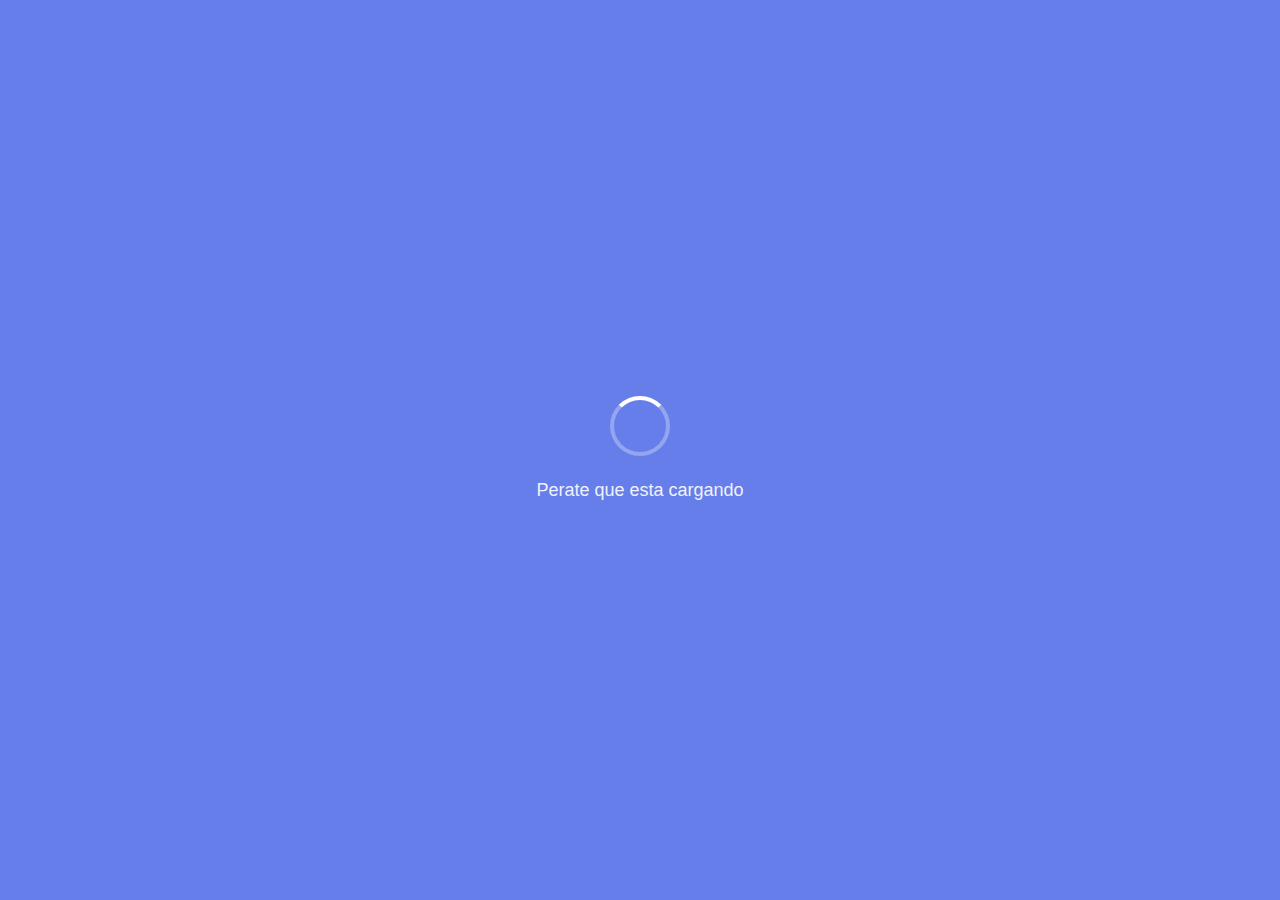
<file: index.html>
<!DOCTYPE html>
<html lang="es">
<head>
    <meta charset="UTF-8">
    <meta name="viewport" content="width=device-width, initial-scale=1.0, maximum-scale=1.0, user-scalable=no, viewport-fit=cover">
    <title>Holissss</title>
    <link rel="stylesheet" href="style.css">
    <link rel="stylesheet" href="https://cdnjs.cloudflare.com/ajax/libs/font-awesome/6.4.0/css/all.min.css">
    <!-- Para iOS - Pantalla completa -->
    <meta name="apple-mobile-web-app-capable" content="yes">
    <meta name="apple-mobile-web-app-status-bar-style" content="black-translucent">
    <meta name="theme-color" content="#667eea">
    <style>
        /* RESET SUAVE */
        * {
            margin: 0;
            padding: 0;
            box-sizing: border-box;
            -webkit-tap-highlight-color: transparent;
        }
        
        html, body {
            width: 100vw;
            height: 100vh;
            height: -webkit-fill-available;
            overflow: hidden;
            position: fixed;
            font-family: 'Segoe UI', Tahoma, Geneva, Verdana, sans-serif;
        }
        
        /* ANIMACIONES SUAVES */
        @keyframes fadeIn {
            from {
                opacity: 0;
                transform: translateY(20px);
            }
            to {
                opacity: 1;
                transform: translateY(0);
            }
        }
        
        @keyframes float {
            0%, 100% { transform: translateY(0); }
            50% { transform: translateY(-8px); }
        }
        
        @keyframes pulse {
            0%, 100% { transform: scale(1); }
            50% { transform: scale(1.05); }
        }
        
        @keyframes rotateSlow {
            0% { transform: rotate(0deg); }
            100% { transform: rotate(360deg); }
        }
        
        /* PANTALLA PRINCIPAL */
        .pantalla-principal {
            width: 100vw;
            height: 100vh;
            min-height: -webkit-fill-available;
            background: linear-gradient(135deg, #667eea 0%, #764ba2 100%);
            display: flex;
            align-items: center;
            justify-content: center;
            padding: 20px;
            position: fixed;
            top: 0;
            left: 0;
        }
        
        /* CONTENEDOR PRINCIPAL MÁS PEQUEÑO */
        .contenedor-principal {
            background: rgba(255, 255, 255, 0.95);
            border-radius: 20px;
            padding: 35px;
            max-width: 600px;
            width: 90%;
            box-shadow: 0 15px 35px rgba(0, 0, 0, 0.15);
            animation: fadeIn 0.8s ease-out;
            text-align: center;
        }
        
        .titulo {
            font-size: 32px;
            margin-bottom: 20px;
            color: #764ba2;
            font-weight: 700;
            display: flex;
            align-items: center;
            justify-content: center;
            gap: 12px;
        }
        
        .emoji-titulo {
            font-size: 36px;
            animation: float 3s ease-in-out infinite;
        }
        
        .mensaje {
            font-size: 17px;
            line-height: 1.6;
            margin-bottom: 25px;
            text-align: left;
            color: #444;
        }
        
        .destacado {
            background: #f0e6ff;
            padding: 12px 18px;
            border-radius: 12px;
            margin: 18px 0;
            font-weight: 600;
            color: #667eea;
            border-left: 4px solid #667eea;
            animation: fadeIn 0.5s ease-out 0.3s both;
        }
        
        /* BOTÓN MÁS SIMPLE */
        .btn-continuar {
            background: #764ba2;
            color: white;
            border: none;
            padding: 16px 36px;
            font-size: 18px;
            border-radius: 50px;
            cursor: pointer;
            font-weight: 600;
            transition: all 0.3s;
            display: inline-flex;
            align-items: center;
            gap: 10px;
            margin-top: 20px;
            box-shadow: 0 6px 20px rgba(118, 75, 162, 0.3);
        }
        
        .btn-continuar:hover {
            background: #5a3890;
            transform: translateY(-3px);
            box-shadow: 0 10px 25px rgba(118, 75, 162, 0.4);
        }
        
        .btn-continuar:active {
            transform: translateY(-1px);
        }
        
        .firma {
            margin-top: 30px;
            font-style: italic;
            color: #666;
            border-top: 1px solid #eee;
            padding-top: 15px;
            font-size: 15px;
        }
        
        /* PUNTITOS DECORATIVOS SUAVES */
        .puntos-decorativos {
            position: absolute;
            width: 100%;
            height: 100%;
            pointer-events: none;
            z-index: 1;
        }
        
        .punto {
            position: absolute;
            width: 4px;
            height: 4px;
            background: rgba(255, 255, 255, 0.4);
            border-radius: 50%;
            animation: float 6s ease-in-out infinite;
        }
        
        /* PANTALLA DE CARGA (MANTENIDA) */
        #pantalla-carga {
            position: fixed;
            width: 100vw;
            height: 100vh;
            background: #667eea;
            display: flex;
            flex-direction: column;
            align-items: center;
            justify-content: center;
            z-index: 10000;
            transition: opacity 0.8s ease;
        }
        
        .cargador {
            width: 60px;
            height: 60px;
            border: 4px solid rgba(255, 255, 255, 0.3);
            border-top: 4px solid white;
            border-radius: 50%;
            animation: rotateSlow 1.5s linear infinite;
            margin-bottom: 20px;
        }
        
        .texto-carga {
            color: white;
            font-size: 18px;
            font-weight: 500;
            opacity: 0.9;
        }
        
        /* RESPONSIVE */
        @media (max-width: 768px) {
            .contenedor-principal {
                padding: 25px;
            }
            
            .titulo {
                font-size: 28px;
            }
            
            .mensaje {
                font-size: 16px;
            }
            
            .btn-continuar {
                padding: 14px 30px;
                font-size: 16px;
            }
        }
    </style>
</head>
<body>
    <!-- Pantalla de carga -->
    <div id="pantalla-carga">
        <div class="cargador"></div>
        <div class="texto-carga">Perate que esta cargando</div>
    </div>
    
    <div class="pantalla-principal">
        <!-- Puntos decorativos suaves -->
        <div class="puntos-decorativos" id="puntosDecorativos"></div>
        
        <div class="contenedor-principal">
            <h1 class="titulo">
                <span class="emoji-titulo">👋</span>
                Holissss
                <span class="emoji-titulo">✨</span>
            </h1>
            
            <div class="mensaje">
                <p>Debes de estar durmiendo a gusto, ya sabes soy <strong style="color:#764ba2">Salomón</strong>. Lo que acabo de "Hacerle" es algo más dinámico, porque hay que tener dinamismo y así no se hace aburrido nada.</p>
                
                <div class="destacado">
                    <i class="fas fa-question-circle"></i>
                    ¡NECESITO QUE RESPONDAS ESTAS PREGUNTAS!
                </div>
                
                <p>Son solo unas preguntas rápidas. No te preocupes, es algo divertido y diferente.</p>
                
                <p style="text-align: center; margin-top: 20px;">
                    <i class="fas fa-star" style="color: #ffc107;"></i>
                    Prometo que vale la pena continuar
                    <i class="fas fa-star" style="color: #ffc107;"></i>
                </p>
            </div>
            
            <button class="btn-continuar" id="btnContinuar">
                <i class="fas fa-play"></i>
                CONTINUAR A LAS PREGUNTAS
                <i class="fas fa-arrow-right"></i>
            </button>
            
            <div class="firma">
                — Salomón
            </div>
        </div>
    </div>

    <script>
        // Configuración
        const TU_WHATSAPP = "584143568666";
        
        // Crear puntos decorativos suaves
        function crearPuntosDecorativos() {
            const contenedor = document.getElementById('puntosDecorativos');
            const cantidad = 15;
            
            for (let i = 0; i < cantidad; i++) {
                const punto = document.createElement('div');
                punto.className = 'punto';
                punto.style.left = `${Math.random() * 100}%`;
                punto.style.top = `${Math.random() * 100}%`;
                punto.style.animationDelay = `${Math.random() * 6}s`;
                punto.style.animationDuration = `${Math.random() * 8 + 4}s`;
                punto.style.opacity = Math.random() * 0.4 + 0.1;
                contenedor.appendChild(punto);
            }
        }
        
        // Pantalla completa suave
        function activarPantallaCompleta() {
            const elem = document.documentElement;
            
            try {
                if (elem.requestFullscreen) {
                    elem.requestFullscreen();
                } else if (elem.webkitRequestFullscreen) {
                    elem.webkitRequestFullscreen();
                }
            } catch (e) {
                console.log("Pantalla completa no disponible");
            }
            
            // Para iOS
            if (navigator.userAgent.match(/iPhone|iPad|iPod/i)) {
                document.body.style.height = '100vh';
                document.body.style.minHeight = '-webkit-fill-available';
            }
        }
        
        // Efecto de transición al hacer clic
        function crearTransicion() {
            const overlay = document.createElement('div');
            overlay.style.position = 'fixed';
            overlay.style.top = '0';
            overlay.style.left = '0';
            overlay.style.width = '100vw';
            overlay.style.height = '100vh';
            overlay.style.background = '#764ba2';
            overlay.style.zIndex = '9999';
            overlay.style.opacity = '0';
            overlay.style.transition = 'opacity 0.6s ease';
            
            document.body.appendChild(overlay);
            
            // Animar
            setTimeout(() => {
                overlay.style.opacity = '1';
            }, 10);
            
            return overlay;
        }
        
        // Inicialización
        document.addEventListener('DOMContentLoaded', function() {
            console.log("Cargando experiencia...");
            
            // Ocultar pantalla de carga después de 1.5 segundos
            setTimeout(() => {
                const carga = document.getElementById('pantalla-carga');
                carga.style.opacity = '0';
                setTimeout(() => {
                    carga.style.display = 'none';
                }, 800);
            }, 1500);
            
            // Crear puntos decorativos
            crearPuntosDecorativos();
            
            // Activar pantalla completa después de 2 segundos
            setTimeout(activarPantallaCompleta, 2000);
            
            // Configurar botón de continuar
            const btnContinuar = document.getElementById('btnContinuar');
            
            btnContinuar.addEventListener('click', function() {
                // Efecto de clic
                this.style.transform = 'scale(0.98)';
                
                // Crear transición
                const transicion = crearTransicion();
                
                // Guardar estado
                localStorage.setItem('inicioCuestionario', new Date().toISOString());
                
                // Redirigir después de la transición
                setTimeout(() => {
                    window.location.href = "preguntas.html";
                }, 600);
            });
            
            // Optimizaciones para móvil
            const esMovil = /Android|webOS|iPhone|iPad|iPod|BlackBerry|IEMobile|Opera Mini/i.test(navigator.userAgent);
            if (esMovil) {
                console.log('Modo móvil detectado');
            }
            
            console.log("Experiencia lista para Cami");
        });
    </script>
</body>
</html>
</file>
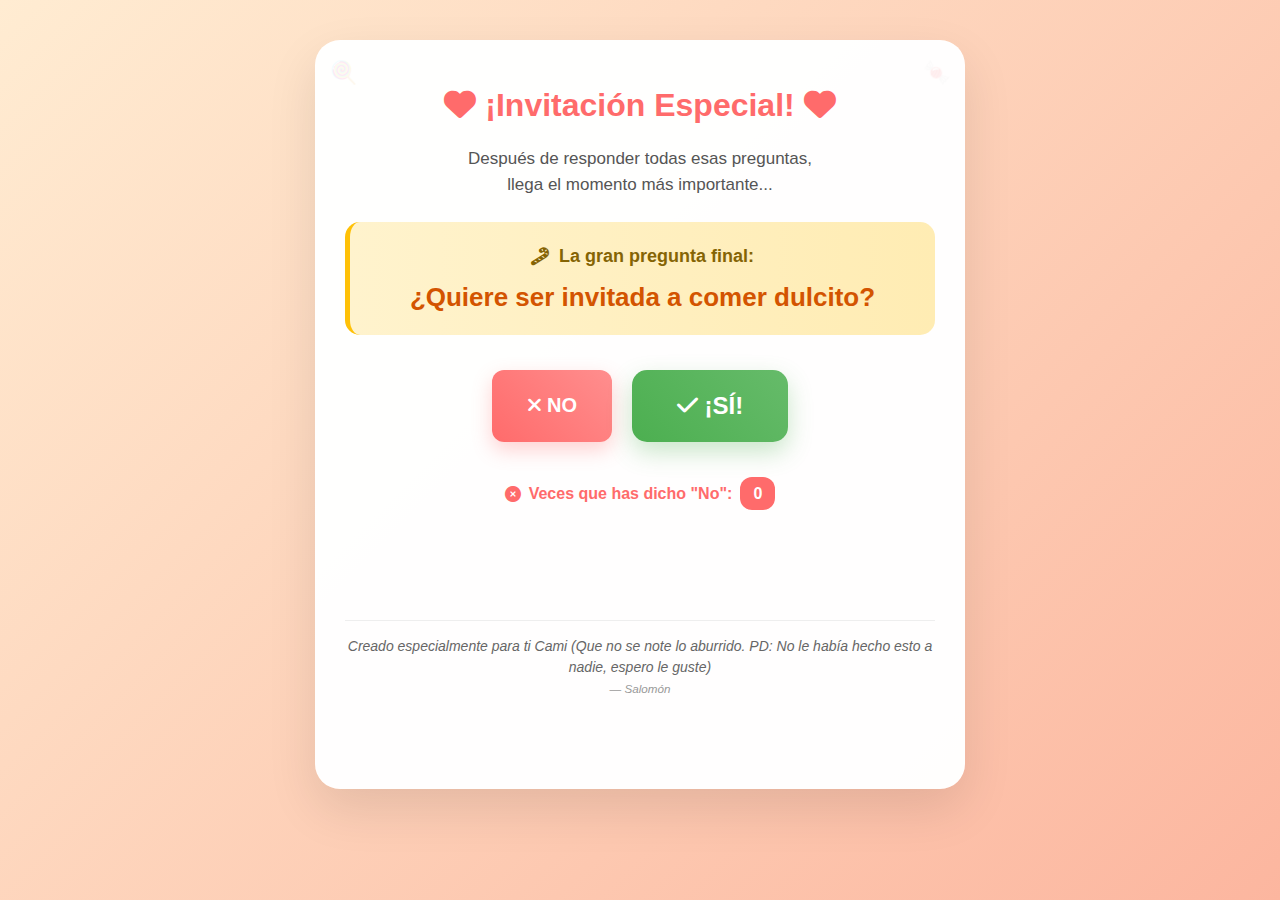
<file: invitacion.html>
<!DOCTYPE html>
<html lang="es">
<head>
    <meta charset="UTF-8">
    <meta name="viewport" content="width=device-width, initial-scale=1.0">
    <title>Invitación</title>
    <link rel="stylesheet" href="style.css">
    <link rel="stylesheet" href="https://cdnjs.cloudflare.com/ajax/libs/font-awesome/6.4.0/css/all.min.css">
    <meta name="apple-mobile-web-app-capable" content="yes">
    <meta name="apple-mobile-web-app-status-bar-style" content="black-translucent">
    <meta name="theme-color" content="#ff6b6b">
    <style>
        /* ESTILOS SIMPLIFICADOS CON SCROLL */
        * {
            margin: 0;
            padding: 0;
            box-sizing: border-box;
            -webkit-tap-highlight-color: transparent;
        }
        
        html, body {
            width: 100%;
            min-height: 100vh;
            font-family: 'Segoe UI', Tahoma, Geneva, Verdana, sans-serif;
            overflow-x: hidden;
        }
        
        /* ANIMACIONES SUAVES */
        @keyframes expandirSuave {
            0% {
                transform: scale(1);
                border-radius: 20px;
            }
            100% {
                transform: scale(30);
                border-radius: 50%;
                opacity: 0.9;
                width: 200vw;
                height: 200vh;
                left: -50vw !important;
                top: -50vh !important;
            }
        }
        
        @keyframes shakeSuave {
            0%, 100% { transform: translateX(0); }
            25% { transform: translateX(-4px); }
            75% { transform: translateX(4px); }
        }
        
        @keyframes pulseSuave {
            0%, 100% { transform: scale(1); }
            50% { transform: scale(1.04); }
        }
        
        @keyframes fadeIn {
            from {
                opacity: 0;
                transform: translateY(20px);
            }
            to {
                opacity: 1;
                transform: translateY(0);
            }
        }
        
        /* FONDO CON SCROLL */
        .fondo-invitacion {
            min-height: 100vh;
            background: linear-gradient(135deg, #ffecd2 0%, #fcb69f 100%);
            padding: 20px;
            display: flex;
            justify-content: center;
            align-items: flex-start;
        }
        
        /* CONTENEDOR PRINCIPAL CON SCROLL */
        .contenedor-invitacion {
            background: rgba(255, 255, 255, 0.98);
            border-radius: 25px;
            padding: 40px 30px;
            max-width: 650px;
            width: 90%;
            box-shadow: 0 20px 50px rgba(0, 0, 0, 0.1);
            text-align: center;
            position: relative;
            z-index: 2;
            margin: 20px 0;
            animation: fadeIn 0.8s ease-out;
            overflow: visible;
        }
        
        .titulo-invitacion {
            font-size: 32px;
            color: #ff6b6b;
            margin-bottom: 15px;
            font-weight: 700;
        }
        
        .subtitulo {
            font-size: 17px;
            color: #555;
            margin-bottom: 25px;
            line-height: 1.5;
        }
        
        /* PREGUNTA */
        .pregunta-box {
            background: linear-gradient(to right, #fff3cd, #ffecb3);
            border-left: 5px solid #ffc107;
            border-radius: 15px;
            padding: 20px;
            margin: 25px 0;
            text-align: center;
        }
        
        .titulo-pregunta {
            color: #856404;
            margin-bottom: 10px;
            font-size: 18px;
            display: flex;
            align-items: center;
            justify-content: center;
            gap: 10px;
        }
        
        .texto-pregunta {
            font-size: 26px;
            color: #d35400;
            font-weight: 700;
            line-height: 1.3;
        }
        
        /* BOTONES */
        .contenedor-botones {
            display: flex;
            justify-content: center;
            gap: 20px;
            margin: 35px 0;
            flex-wrap: wrap;
        }
        
        .btn-no {
            padding: 16px 30px;
            background: linear-gradient(45deg, #ff6b6b, #ff8e8e);
            color: white;
            border: none;
            border-radius: 12px;
            font-size: 20px;
            font-weight: 700;
            cursor: pointer;
            transition: all 0.3s;
            min-width: 120px;
            box-shadow: 0 8px 20px rgba(255, 107, 107, 0.3);
        }
        
        .btn-no:hover {
            transform: translateY(-3px);
            box-shadow: 0 12px 25px rgba(255, 107, 107, 0.4);
        }
        
        .btn-si {
            padding: 22px 45px;
            background: linear-gradient(45deg, #4CAF50, #66bb6a);
            color: white;
            border: none;
            border-radius: 15px;
            font-size: 24px;
            font-weight: 700;
            cursor: pointer;
            transition: all 0.3s;
            min-width: 140px;
            box-shadow: 0 10px 25px rgba(76, 175, 80, 0.3);
            animation: pulseSuave 2s ease-in-out infinite;
            position: relative;
        }
        
        .btn-si:hover {
            transform: translateY(-3px);
            box-shadow: 0 15px 30px rgba(76, 175, 80, 0.4);
        }
        
        /* CLASE CUANDO EL BOTÓN SÍ SE EXPANDE */
        .btn-si.expandiendo {
            animation: expandirSuave 2s ease-in-out forwards !important;
            z-index: 9999 !important;
            position: fixed !important;
        }
        
        /* CONTADOR */
        .contador-no {
            font-size: 16px;
            color: #ff6b6b;
            margin: 15px 0 30px 0;
            font-weight: 600;
            display: flex;
            align-items: center;
            justify-content: center;
            gap: 8px;
        }
        
        .numero-contador {
            background: #ff6b6b;
            color: white;
            padding: 4px 12px;
            border-radius: 12px;
            min-width: 35px;
        }
        
        /* MENSAJE FINAL CON SCROLL INTERNO */
        .mensaje-final {
            background: #e8f5e9;
            border: 2px solid #4CAF50;
            border-radius: 18px;
            padding: 25px;
            margin-top: 25px;
            display: none;
            animation: fadeIn 0.5s ease;
        }
        
        .titulo-final {
            color: #2e7d32;
            margin-bottom: 15px;
            font-size: 22px;
        }
        
        /* BOTÓN WHATSAPP */
        .btn-whatsapp {
            display: inline-flex;
            align-items: center;
            gap: 10px;
            background: linear-gradient(45deg, #25D366, #34b7f1);
            color: white;
            text-decoration: none;
            padding: 14px 25px;
            border-radius: 10px;
            font-size: 16px;
            font-weight: 600;
            margin: 15px 0;
            transition: all 0.3s;
            box-shadow: 0 8px 20px rgba(37, 211, 102, 0.3);
        }
        
        .btn-whatsapp:hover {
            transform: translateY(-3px);
            box-shadow: 0 12px 25px rgba(37, 211, 102, 0.4);
        }
        
        /* CRÉDITOS */
        .creditos {
            margin-top: 30px;
            color: #666;
            font-style: italic;
            font-size: 14px;
            line-height: 1.5;
            padding-top: 15px;
            border-top: 1px solid #eee;
        }
        
        /* INDICADOR DE SCROLL */
        .scroll-indicator {
            position: fixed;
            bottom: 20px;
            right: 20px;
            background: rgba(255, 107, 107, 0.9);
            color: white;
            width: 40px;
            height: 40px;
            border-radius: 50%;
            display: flex;
            align-items: center;
            justify-content: center;
            cursor: pointer;
            z-index: 100;
            box-shadow: 0 4px 15px rgba(255, 107, 107, 0.3);
            transition: all 0.3s;
            opacity: 0;
            visibility: hidden;
        }
        
        .scroll-indicator.visible {
            opacity: 1;
            visibility: visible;
        }
        
        .scroll-indicator:hover {
            transform: scale(1.1);
            background: #ff5252;
        }
        
        /* ELEMENTOS DECORATIVOS */
        .decoracion {
            position: absolute;
            font-size: 22px;
            opacity: 0.1;
            z-index: 1;
        }
        
        /* RESPONSIVE */
        @media (max-width: 768px) {
            .fondo-invitacion {
                padding: 10px;
                align-items: center;
                min-height: 100vh;
            }
            
            .contenedor-invitacion {
                padding: 20px 15px;
                margin: 10px 0;
                width: 95%;
            }
            
            .titulo-invitacion {
                font-size: 26px;
            }
            
            .subtitulo {
                font-size: 16px;
            }
            
            .texto-pregunta {
                font-size: 22px;
            }
            
            .contenedor-botones {
                flex-direction: column;
                align-items: center;
                gap: 15px;
            }
            
            .btn-no, .btn-si {
                width: 100%;
                max-width: 220px;
                padding: 14px 25px;
            }
            
            .btn-si {
                font-size: 22px;
            }
            
            .mensaje-final {
                padding: 20px;
            }
            
            .scroll-indicator {
                bottom: 15px;
                right: 15px;
            }
        }
        
        @media (max-width: 480px) {
            .contenedor-invitacion {
                padding: 18px 12px;
            }
            
            .titulo-invitacion {
                font-size: 22px;
            }
            
            .texto-pregunta {
                font-size: 20px;
            }
            
            .btn-no, .btn-si {
                font-size: 18px;
                padding: 12px 20px;
            }
        }
        
        /* SCROLL SUAVE */
        html {
            scroll-behavior: smooth;
        }
        
        /* ESPACIO PARA SCROLL */
        .espacio-scroll {
            height: 50px;
            opacity: 0;
        }
    </style>
</head>
<body>
    <div class="fondo-invitacion">
        <div class="contenedor-invitacion">
            <!-- Elementos decorativos sutiles -->
            <div class="decoracion" style="top: 15px; left: 15px;">🍭</div>
            <div class="decoracion" style="top: 15px; right: 15px;">🍬</div>
            
            <h1 class="titulo-invitacion">
                <i class="fas fa-heart" style="color:#ff6b6b"></i>
                ¡Invitación Especial!
                <i class="fas fa-heart" style="color:#ff6b6b"></i>
            </h1>
            
            <p class="subtitulo">
                Después de responder todas esas preguntas,<br>
                llega el momento más importante...
            </p>
            
            <div class="pregunta-box">
                <h3 class="titulo-pregunta">
                    <i class="fas fa-candy-cane"></i>
                    La gran pregunta final:
                </h3>
                <p class="texto-pregunta">
                    ¿Quiere ser invitada a comer dulcito?
                </p>
            </div>
            
            <div class="contenedor-botones" id="contenedorBotones">
                <button class="btn-no" id="btnNo">
                    <i class="fas fa-times"></i> NO
                </button>
                
                <button class="btn-si" id="btnSi">
                    <i class="fas fa-check"></i> ¡SÍ!
                </button>
            </div>
            
            <div class="contador-no" id="contadorNo">
                <i class="fas fa-times-circle"></i>
                Veces que has dicho "No": 
                <span class="numero-contador" id="numeroContador">0</span>
            </div>
            
            <!-- Espacio para scroll -->
            <div class="espacio-scroll"></div>
            
            <div class="mensaje-final" id="mensajeFinal">
                <h3 class="titulo-final">
                    <i class="fas fa-check-circle"></i> 
                    ¡Decisión muy sabia!
                </h3>
                
                <p style="margin-bottom: 15px;">
                    ¡Genial! Me alegra mucho que aceptes la invitación.
                </p>
                
                <div style="background: #f1f8e9; padding: 15px; border-radius: 10px; margin: 15px 0;">
                    <p style="font-weight: bold; color: #2e7d32; margin-bottom: 10px;">
                        <i class="fas fa-comment"></i> El mensaje dirá:
                    </p>
                    <p style="font-size: 16px; background: white; padding: 10px; border-radius: 8px;">
                        "Sí acepto dulce, tú invitas y yo pago"
                    </p>
                </div>
                
                <a href="#" class="btn-whatsapp" id="btnWhatsApp" target="_blank">
                    <i class="fab fa-whatsapp"></i>
                    ENVIAR MENSAJE POR WHATSAPP
                </a>
            </div>
            
            <div class="creditos">
                Creado especialmente para ti Cami (Que no se note lo aburrido. PD: No le había hecho esto a nadie, espero le guste)
                <br>
                <small style="color: #999;">— Salomón</small>
            </div>
            
            <!-- Más espacio para scroll -->
            <div class="espacio-scroll"></div>
        </div>
        
        <!-- Indicador de scroll -->
        <div class="scroll-indicator" id="scrollIndicator" onclick="scrollToTop()">
            <i class="fas fa-chevron-up"></i>
        </div>
    </div>

    <script>
        // =============================================
        // CONFIGURACIÓN
        // =============================================
        const TU_WHATSAPP = "584143568666";
        // =============================================
        
        // Variables
        let contadorNo = 0;
        const btnSi = document.getElementById('btnSi');
        const btnNo = document.getElementById('btnNo');
        const mensajeFinal = document.getElementById('mensajeFinal');
        const numeroContador = document.getElementById('numeroContador');
        const btnWhatsApp = document.getElementById('btnWhatsApp');
        const scrollIndicator = document.getElementById('scrollIndicator');
        
        // Hacer crecer el botón "Sí" gradualmente
        function hacerCrecerBtnSi() {
            const tamañoActual = parseFloat(getComputedStyle(btnSi).fontSize);
            const nuevoTamaño = Math.min(tamañoActual * 1.15, 42);
            
            btnSi.style.fontSize = `${nuevoTamaño}px`;
            btnSi.style.padding = `${nuevoTamaño * 0.8}px ${nuevoTamaño * 1.5}px`;
            
            // Si supera cierto tamaño, mostrar advertencia
            if (nuevoTamaño >= 32) {
                btnSi.style.animation = 'pulseSuave 1s ease-in-out infinite';
                // Desplazar suavemente hacia el botón
                btnSi.scrollIntoView({ behavior: 'smooth', block: 'center' });
            }
        }
        
        // Iniciar expansión del botón "Sí"
        function iniciarExpansion() {
            // Obtener posición del botón
            const rect = btnSi.getBoundingClientRect();
            btnSi.style.position = 'fixed';
            btnSi.style.top = `${rect.top + window.scrollY}px`;
            btnSi.style.left = `${rect.left}px`;
            btnSi.style.width = `${rect.width}px`;
            btnSi.style.height = `${rect.height}px`;
            
            // Agregar clase de expansión
            btnSi.classList.add('expandiendo');
            
            // Mostrar mensaje final después de la expansión
            setTimeout(() => {
                mostrarMensajeFinal();
            }, 1800);
        }
        
        // Mostrar mensaje final
        function mostrarMensajeFinal() {
            // Ocultar contenedor de botones y contador
            document.getElementById('contenedorBotones').style.display = 'none';
            document.getElementById('contadorNo').style.display = 'none';
            
            // Mostrar mensaje final
            mensajeFinal.style.display = 'block';
            
            // Configurar WhatsApp
            const mensaje = encodeURIComponent("Sí acepto dulce, tú invitas y yo pago");
            btnWhatsApp.href = `https://wa.me/${TU_WHATSAPP}?text=${mensaje}`;
            
            // Desplazar al mensaje final
            setTimeout(() => {
                mensajeFinal.scrollIntoView({ behavior: 'smooth', block: 'start' });
            }, 500);
            
            // Guardar en localStorage
            const resultado = {
                aceptado: true,
                fecha: new Date().toISOString(),
                vecesNo: contadorNo
            };
            localStorage.setItem('invitacionAceptada', JSON.stringify(resultado));
            
            // Enviar notificación a WhatsApp después de 2 segundos
            setTimeout(() => {
                const notificacion = encodeURIComponent(
                    `Ok esta bien, plomo a la lata\n\n` +
                    `Veces que dijo "No" antes de aceptar: ${contadorNo}\n\n` +
                    `¡Dulce confirmado! 🍭`
                );
                window.open(`https://wa.me/${TU_WHATSAPP}?text=${notificacion}`, '_blank');
            }, 2000);
        }
        
        // Mostrar/ocultar indicador de scroll
        function toggleScrollIndicator() {
            if (window.scrollY > 300) {
                scrollIndicator.classList.add('visible');
            } else {
                scrollIndicator.classList.remove('visible');
            }
        }
        
        // Ir al inicio
        function scrollToTop() {
            window.scrollTo({
                top: 0,
                behavior: 'smooth'
            });
        }
        
        // Inicializar
        document.addEventListener('DOMContentLoaded', function() {
            console.log("Invitación cargada");
            
            // Controlar indicador de scroll
            window.addEventListener('scroll', toggleScrollIndicator);
            
            // Cargar estado previo
            const guardado = localStorage.getItem('invitacionAceptada');
            if (guardado) {
                const data = JSON.parse(guardado);
                if (data.aceptado) {
                    // Si ya había aceptado antes, mostrar directamente el mensaje final
                    mostrarMensajeFinal();
                }
            }
            
            // Evento para el botón "NO"
            btnNo.addEventListener('click', function() {
                contadorNo++;
                numeroContador.textContent = contadorNo;
                
                // Efecto visual en botón "NO"
                this.style.animation = 'shakeSuave 0.4s ease';
                this.style.transform = 'scale(0.97)';
                
                setTimeout(() => {
                    this.style.animation = '';
                    this.style.transform = '';
                }, 400);
                
                // Hacer crecer el botón "SÍ"
                hacerCrecerBtnSi();
                
                // Mensajes cambiantes
                const mensajes = [
                    "¿Segura?",
                    "Piénsalo de nuevo",
                    "El dulce te espera ",
                    "Una oportunidad más",
                    "¿Segura de que estás segura?",
                    "Vamos, di que sí ",
                    "Mira cómo crece el SÍ...",
                    "Pero si será divertido",
                    "Te prometo dulces ricos",
                    "Última oportunidad...",
                    "El SÍ es más fácil",
                    "¿En serio?",
                    "Pronto cubrirá todo",
                    "El SÍ quiere que aceptes",
                    "¿Por qué te tardas tanto?"
                ];
                
                if (contadorNo <= mensajes.length) {
                    this.innerHTML = `<i class="fas fa-times"></i> ${mensajes[contadorNo - 1]}`;
                }
                
                // Desplazar suavemente hacia el botón SÍ si es grande
                if (parseFloat(getComputedStyle(btnSi).fontSize) > 28) {
                    setTimeout(() => {
                        btnSi.scrollIntoView({ behavior: 'smooth', block: 'center' });
                    }, 300);
                }
            });
            
            // Evento para el botón "SÍ"
            btnSi.addEventListener('click', function() {
                iniciarExpansion();
            });
            
            console.log("WhatsApp configurado para:", TU_WHATSAPP);
        });
    </script>
</body>
</html>
</file>
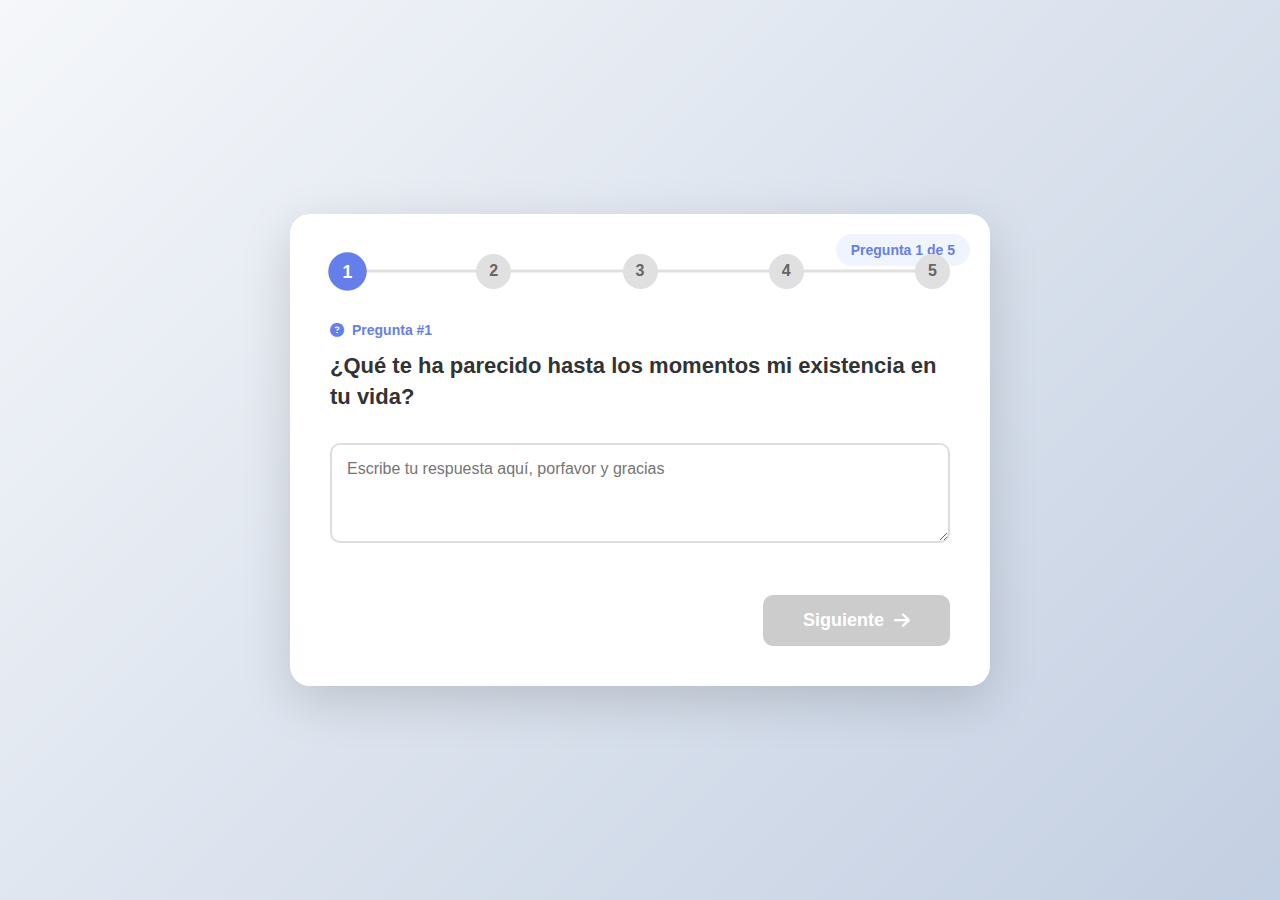
<file: preguntas.html>
<!DOCTYPE html>
<html lang="es">
<head>
    <meta charset="UTF-8">
    <meta name="viewport" content="width=device-width, initial-scale=1.0">
    <title>Preguntas para Cami</title>
    <link rel="stylesheet" href="style.css">
    <link rel="stylesheet" href="https://cdnjs.cloudflare.com/ajax/libs/font-awesome/6.4.0/css/all.min.css">
    <style>
        .preguntas-container {
            min-height: 100vh;
            background: linear-gradient(135deg, #f5f7fa 0%, #c3cfe2 100%);
            padding: 20px;
            display: flex;
            align-items: center;
            justify-content: center;
        }
        
        .pregunta-box {
            background: white;
            border-radius: 20px;
            padding: 40px;
            max-width: 700px;
            width: 100%;
            box-shadow: 0 15px 50px rgba(0, 0, 0, 0.15);
            position: relative;
        }
        
        .progreso {
            display: flex;
            justify-content: space-between;
            margin-bottom: 30px;
            position: relative;
        }
        
        .paso {
            width: 35px;
            height: 35px;
            border-radius: 50%;
            background: #e0e0e0;
            display: flex;
            align-items: center;
            justify-content: center;
            font-weight: bold;
            color: #666;
            z-index: 2;
        }
        
        .paso.activo {
            background: #667eea;
            color: white;
            transform: scale(1.1);
        }
        
        .paso.completado {
            background: #4CAF50;
            color: white;
        }
        
        .linea-progreso {
            position: absolute;
            top: 50%;
            left: 17px;
            right: 17px;
            height: 3px;
            background: #e0e0e0;
            z-index: 1;
            transform: translateY(-50%);
        }
        
        .linea-progreso-activa {
            position: absolute;
            top: 50%;
            left: 17px;
            height: 3px;
            background: #4CAF50;
            z-index: 1;
            transform: translateY(-50%);
            transition: width 0.5s ease;
        }
        
        .pregunta-texto {
            font-size: 22px;
            margin-bottom: 30px;
            color: #333;
            font-weight: 600;
            line-height: 1.4;
        }
        
        .respuesta-input {
            width: 100%;
            padding: 15px;
            border: 2px solid #ddd;
            border-radius: 10px;
            font-size: 16px;
            margin-bottom: 25px;
            resize: vertical;
            min-height: 100px;
            font-family: inherit;
        }
        
        .respuesta-input:focus {
            border-color: #667eea;
            outline: none;
            box-shadow: 0 0 0 3px rgba(102, 126, 234, 0.2);
        }
        
        .opciones {
            display: flex;
            gap: 15px;
            margin-bottom: 25px;
            flex-wrap: wrap;
        }
        
        .opcion-btn {
            flex: 1;
            min-width: 120px;
            padding: 15px 25px;
            border: 2px solid #667eea;
            background: white;
            color: #667eea;
            border-radius: 10px;
            font-size: 16px;
            font-weight: bold;
            cursor: pointer;
            transition: all 0.3s;
            text-align: center;
        }
        
        .opcion-btn:hover {
            background: #f0f4ff;
            transform: translateY(-2px);
        }
        
        .opcion-btn.seleccionado {
            background: #667eea;
            color: white;
        }
        
        .btn-siguiente {
            background: #764ba2;
            color: white;
            border: none;
            padding: 15px 40px;
            font-size: 18px;
            border-radius: 10px;
            cursor: pointer;
            font-weight: bold;
            transition: all 0.3s;
            display: inline-flex;
            align-items: center;
            gap: 10px;
            float: right;
        }
        
        .btn-siguiente:disabled {
            background: #cccccc;
            cursor: not-allowed;
        }
        
        .btn-siguiente:hover:not(:disabled) {
            background: #5a3890;
            transform: translateY(-2px);
        }
        
        .pregunta-numero {
            color: #667eea;
            font-size: 14px;
            font-weight: bold;
            margin-bottom: 10px;
            display: flex;
            align-items: center;
            gap: 8px;
        }
        
        .contador {
            position: absolute;
            top: 20px;
            right: 20px;
            background: #f0f4ff;
            padding: 5px 15px;
            border-radius: 20px;
            font-size: 14px;
            color: #667eea;
            font-weight: bold;
        }
        
        /* PANEL ADMIN PARA TÍ */
        .panel-admin {
            position: fixed;
            bottom: 20px;
            left: 20px;
            background: #2196F3;
            color: white;
            padding: 8px 15px;
            border-radius: 10px;
            font-size: 12px;
            cursor: pointer;
            z-index: 1000;
            box-shadow: 0 4px 15px rgba(33, 150, 243, 0.3);
            transition: all 0.3s;
            display: none;
            opacity: 0.8;
        }
        
        .panel-admin:hover {
            transform: translateY(-3px);
            background: #1976D2;
            opacity: 1;
        }
        
        /* MODAL ADMIN */
        .modal-admin {
            display: none;
            position: fixed;
            top: 0;
            left: 0;
            width: 100%;
            height: 100%;
            background: rgba(0,0,0,0.8);
            z-index: 9999;
            justify-content: center;
            align-items: center;
        }
        
        .modal-contenido {
            background: white;
            padding: 20px;
            border-radius: 15px;
            max-width: 500px;
            width: 90%;
            max-height: 80vh;
            overflow-y: auto;
        }
        
        .modal-titulo {
            color: #333;
            margin-bottom: 15px;
            text-align: center;
            font-size: 20px;
        }
        
        .respuesta-item {
            background: #f5f5f5;
            padding: 12px;
            border-radius: 8px;
            margin-bottom: 8px;
            border-left: 4px solid #4CAF50;
            font-size: 13px;
        }
        
        .respuesta-fecha {
            font-size: 11px;
            color: #666;
            margin-top: 4px;
        }
        
        .btn-cerrar {
            background: #ff6b6b;
            color: white;
            border: none;
            padding: 8px 16px;
            border-radius: 8px;
            cursor: pointer;
            margin-top: 15px;
            width: 100%;
            font-size: 14px;
        }
        
        /* LOADING */
        .loading {
            display: none;
            text-align: center;
            padding: 20px;
            background: rgba(255, 255, 255, 0.9);
            border-radius: 10px;
            margin-top: 20px;
        }
        
        .spinner {
            width: 40px;
            height: 40px;
            border: 4px solid #f3f3f3;
            border-top: 4px solid #667eea;
            border-radius: 50%;
            animation: spin 1s linear infinite;
            margin: 0 auto 15px;
        }
        
        @keyframes spin {
            0% { transform: rotate(0deg); }
            100% { transform: rotate(360deg); }
        }
        
        /* NOTIFICACIÓN */
        .notificacion {
            position: fixed;
            top: 20px;
            right: 20px;
            background: #4CAF50;
            color: white;
            padding: 15px 20px;
            border-radius: 10px;
            box-shadow: 0 5px 15px rgba(0,0,0,0.2);
            z-index: 9999;
            display: none;
            animation: fadeIn 0.3s ease;
        }
        
        @keyframes fadeIn {
            from { opacity: 0; transform: translateY(-20px); }
            to { opacity: 1; transform: translateY(0); }
        }
    </style>
</head>
<body>
    <div class="preguntas-container">
        <div class="pregunta-box">
            <div class="contador" id="contador">Pregunta 1 de 5</div>
            
            <!-- Barra de progreso -->
            <div class="progreso">
                <div class="linea-progreso"></div>
                <div class="linea-progreso-activa" id="lineaProgreso"></div>
                <div class="paso activo" id="paso1">1</div>
                <div class="paso" id="paso2">2</div>
                <div class="paso" id="paso3">3</div>
                <div class="paso" id="paso4">4</div>
                <div class="paso" id="paso5">5</div>
            </div>
            
            <!-- Contenedor de preguntas -->
            <div id="contenedorPreguntas">
                <!-- Las preguntas se cargarán dinámicamente aquí -->
            </div>
            
            <!-- Loading -->
            <div class="loading" id="loading">
                <div class="spinner"></div>
                <p>Guardando respuestas en Google Sheets...</p>
            </div>
        </div>
        
        <!-- Notificación -->
        <div class="notificacion" id="notificacion"></div>
        
        <!-- Panel admin (sólo visible para ti) -->
        <div class="panel-admin" id="panelAdmin">
            <i class="fas fa-eye"></i> Ver respuestas
        </div>
        
        <!-- Modal para ver respuestas -->
        <div class="modal-admin" id="modalAdmin">
            <div class="modal-contenido">
                <h3 class="modal-titulo">
                    <i class="fas fa-database"></i> Respuestas de Cami
                </h3>
                
                <div id="adminInfo" style="text-align: center; margin-bottom: 15px; font-size: 14px;">
                    <p>Cargando respuestas...</p>
                </div>
                
                <div id="respuestasLista">
                    <!-- Aquí se cargarán las respuestas -->
                </div>
                
                <button class="btn-cerrar" onclick="cerrarModal()">
                    <i class="fas fa-times"></i> Cerrar
                </button>
            </div>
        </div>
    </div>

    <script>
        // =============================================
        // CONFIGURACIÓN - URL DE TU GOOGLE APPS SCRIPT
        // =============================================
        const GOOGLE_SCRIPT_URL = "https://script.google.com/macros/s/AKfycbw0LzC598QjPwEQjsACo8UDfyLgbunQAtzSxiUBkmcucxuvHEpmtdz104S42k3H4TLQeg/exec";
        const ADMIN_KEY = "salomon123"; // Cambia esta clave si quieres
        // =============================================
        
        // Array de preguntas
        const preguntas = [
            {
                id: 1,
                texto: "¿Qué te ha parecido hasta los momentos mi existencia en tu vida?",
                tipo: "texto",
                respuesta: "",
                numero: 1
            },
            {
                id: 2,
                texto: "¿Me vas a terminar de pasar tu Curriculum algún día?",
                tipo: "si_no",
                opciones: ["Sí", "No"],
                respuesta: "",
                numero: 2
            },
            {
                id: 3,
                texto: "¿Algún día veré el casting?",
                tipo: "si_no",
                opciones: ["Sí", "No"],
                respuesta: "",
                numero: 3
            },
            {
                id: 4,
                texto: "¿Cuándo me invitas a una colaboración en TikTok?",
                tipo: "texto",
                respuesta: "",
                numero: 4
            },
            {
                id: 5,
                texto: "¿Me vas a explicar química?",
                tipo: "si_no",
                opciones: ["Sí", "No"],
                respuesta: "",
                numero: 5
            }
        ];
        
        let preguntaActual = 0;
        let todasLasRespuestas = [];
        
        // Elementos DOM
        const contenedorPreguntas = document.getElementById('contenedorPreguntas');
        const contador = document.getElementById('contador');
        const lineaProgreso = document.getElementById('lineaProgreso');
        const loading = document.getElementById('loading');
        const panelAdmin = document.getElementById('panelAdmin');
        const modalAdmin = document.getElementById('modalAdmin');
        const adminInfo = document.getElementById('adminInfo');
        const respuestasLista = document.getElementById('respuestasLista');
        const notificacion = document.getElementById('notificacion');
        
        // Función para mostrar notificación
        function mostrarNotificacion(mensaje, tipo = 'success') {
            notificacion.textContent = mensaje;
            notificacion.style.background = tipo === 'success' ? '#4CAF50' : 
                                           tipo === 'error' ? '#f44336' : '#2196F3';
            notificacion.style.display = 'block';
            
            setTimeout(() => {
                notificacion.style.display = 'none';
            }, 3000);
        }
        
        // Función para obtener IP
        async function obtenerIP() {
            try {
                const response = await fetch('https://api.ipify.org?format=json');
                const data = await response.json();
                return data.ip;
            } catch (error) {
                console.log("No se pudo obtener la IP");
                return "No disponible";
            }
        }
        
        // Función para guardar respuestas en Google Sheets
        async function guardarRespuestasGoogleSheets() {
            const fecha = new Date();
            
            // Obtener IP
            const ip = await obtenerIP();
            
            // Preparar datos para enviar - FORMATO CORREGIDO
            const datos = {
                tipo: "preguntas",
                nombre: "Cami",
                fecha: fecha.toLocaleString('es-ES'),
                timestamp: fecha.toISOString(),
                ip: ip,
                preguntas: preguntas.map(p => ({
                    pregunta: p.texto,
                    respuesta: p.respuesta || "No respondida",
                    tipo: p.tipo,
                    numero: p.numero
                }))
            };
            
            console.log("Enviando datos a Google Sheets:", datos);
            
            try {
                // Mostrar loading
                loading.style.display = 'block';
                
                // Enviar a Google Sheets
                const response = await fetch(GOOGLE_SCRIPT_URL, {
                    method: 'POST',
                    headers: {
                        'Content-Type': 'application/json'
                    },
                    body: JSON.stringify(datos)
                });
                
                console.log("Respuesta del servidor:", response);
                
                if (response.ok) {
                    const result = await response.json();
                    console.log("Google Sheets respondió:", result);
                    
                    if (result.success) {
                        mostrarNotificacion('✅ Respuestas guardadas en Google Sheets', 'success');
                    } else {
                        mostrarNotificacion('⚠️ Error guardando en Google Sheets', 'error');
                    }
                } else {
                    console.error("Error HTTP:", response.status);
                    mostrarNotificacion('⚠️ Error de conexión con Google Sheets', 'error');
                }
                
                // También guardar localmente
                todasLasRespuestas.push(datos);
                localStorage.setItem('respuestas_preguntas_cami', JSON.stringify(todasLasRespuestas));
                
                return true;
            } catch (error) {
                console.error("Error guardando en Google Sheets:", error);
                mostrarNotificacion('⚠️ Error de conexión', 'error');
                
                // Fallback: guardar solo localmente
                todasLasRespuestas.push(datos);
                localStorage.setItem('respuestas_preguntas_cami', JSON.stringify(todasLasRespuestas));
                
                return true;
            } finally {
                loading.style.display = 'none';
            }
        }
        
        // Función para actualizar progreso
        function actualizarProgreso() {
            const porcentaje = (preguntaActual / (preguntas.length - 1)) * 100;
            lineaProgreso.style.width = `${porcentaje}%`;
            
            // Actualizar pasos
            for (let i = 1; i <= preguntas.length; i++) {
                const paso = document.getElementById(`paso${i}`);
                if (i - 1 < preguntaActual) {
                    paso.className = 'paso completado';
                } else if (i - 1 === preguntaActual) {
                    paso.className = 'paso activo';
                } else {
                    paso.className = 'paso';
                }
            }
            
            contador.textContent = `Pregunta ${preguntaActual + 1} de ${preguntas.length}`;
        }
        
        // Función para mostrar pregunta actual
        function mostrarPregunta() {
            const pregunta = preguntas[preguntaActual];
            
            let html = `
                <div class="pregunta-numero">
                    <i class="fas fa-question-circle"></i>
                    Pregunta #${pregunta.numero}
                </div>
                <div class="pregunta-texto">${pregunta.texto}</div>
            `;
            
            if (pregunta.tipo === 'texto') {
                html += `
                    <textarea class="respuesta-input" 
                              id="respuestaTexto" 
                              placeholder="Escribe tu respuesta aquí, porfavor y gracias"
                              oninput="guardarRespuestaTexto(this.value)">${pregunta.respuesta || ''}</textarea>
                `;
            } else if (pregunta.tipo === 'si_no') {
                html += `
                    <div class="opciones">
                        ${pregunta.opciones.map(opcion => `
                            <button class="opcion-btn ${pregunta.respuesta === opcion ? 'seleccionado' : ''}"
                                    onclick="seleccionarOpcion('${opcion}')">
                                ${opcion}
                            </button>
                        `).join('')}
                    </div>
                `;
            }
            
            html += `
                <div style="clear: both; padding-top: 20px;">
                    ${preguntaActual > 0 ? `
                        <button class="btn-siguiente" onclick="preguntaAnterior()" style="float: left; background: #666;">
                            <i class="fas fa-arrow-left"></i> Anterior
                        </button>
                    ` : ''}
                    
                    <button class="btn-siguiente" id="btnSiguiente" 
                            onclick="${preguntaActual === preguntas.length - 1 ? 'finalizarPreguntas()' : 'siguientePregunta()'}"
                            ${!pregunta.respuesta ? 'disabled' : ''}>
                        ${preguntaActual === preguntas.length - 1 ? 'Finalizar' : 'Siguiente'}
                        <i class="fas fa-arrow-right"></i>
                    </button>
                </div>
            `;
            
            contenedorPreguntas.innerHTML = html;
            actualizarProgreso();
        }
        
        // Funciones para manejar respuestas
        function guardarRespuestaTexto(valor) {
            preguntas[preguntaActual].respuesta = valor.trim();
            document.getElementById('btnSiguiente').disabled = !valor.trim();
        }
        
        function seleccionarOpcion(opcion) {
            preguntas[preguntaActual].respuesta = opcion;
            
            // Actualizar botones
            document.querySelectorAll('.opcion-btn').forEach(btn => {
                btn.classList.remove('seleccionado');
                if (btn.textContent.trim() === opcion) {
                    btn.classList.add('seleccionado');
                }
            });
            
            document.getElementById('btnSiguiente').disabled = false;
        }
        
        // Navegación entre preguntas
        function siguientePregunta() {
            if (preguntaActual < preguntas.length - 1) {
                preguntaActual++;
                mostrarPregunta();
            }
        }
        
        function preguntaAnterior() {
            if (preguntaActual > 0) {
                preguntaActual--;
                mostrarPregunta();
            }
        }
        
        // Función para finalizar preguntas
        async function finalizarPreguntas() {
            // Verificar que todas estén respondidas
            const sinResponder = preguntas.filter(p => !p.respuesta);
            
            if (sinResponder.length > 0) {
                alert('Por favor, responde todas las preguntas antes de finalizar.');
                preguntaActual = sinResponder[0].numero - 1;
                mostrarPregunta();
                return;
            }
            
            // Guardar en Google Sheets
            const guardado = await guardarRespuestasGoogleSheets();
            
            if (guardado) {
                // Redirigir a la invitación final después de 2 segundos
                setTimeout(() => {
                    window.location.href = "invitacion.html";
                }, 2000);
            }
        }
        
        // Cargar respuestas guardadas (si las hay)
        function cargarRespuestasGuardadas() {
            const guardadas = localStorage.getItem('respuestas_preguntas_cami');
            if (guardadas) {
                try {
                    todasLasRespuestas = JSON.parse(guardadas);
                    console.log(`${todasLasRespuestas.length} respuestas cargadas de localStorage`);
                } catch (error) {
                    console.error("Error parseando localStorage:", error);
                }
            }
        }
        
        // Cargar y mostrar respuestas en el panel admin
        function cargarRespuestasPanel() {
            try {
                const guardadas = localStorage.getItem('respuestas_preguntas_cami');
                if (guardadas) {
                    todasLasRespuestas = JSON.parse(guardadas);
                    
                    adminInfo.innerHTML = `
                        <p><strong>${todasLasRespuestas.length}</strong> sesiones de preguntas completadas</p>
                        <p style="font-size: 12px; color: #666;">(Última: ${todasLasRespuestas[todasLasRespuestas.length-1]?.fecha})</p>
                    `;
                    
                    if (todasLasRespuestas.length > 0) {
                        const ultimaSesion = todasLasRespuestas[todasLasRespuestas.length - 1];
                        
                        let html = '<h4 style="margin: 15px 0 10px 0; color: #333;">Últimas respuestas:</h4>';
                        
                        ultimaSesion.preguntas.forEach((pregunta, i) => {
                            html += `
                                <div class="respuesta-item">
                                    <strong>P${i+1}:</strong> ${pregunta.pregunta}<br>
                                    <strong>Respuesta:</strong> ${pregunta.respuesta}<br>
                                    <span class="respuesta-fecha">${ultimaSesion.fecha} | IP: ${ultimaSesion.ip}</span>
                                </div>
                            `;
                        });
                        
                        respuestasLista.innerHTML = html;
                    }
                } else {
                    adminInfo.innerHTML = '<p>No hay respuestas guardadas todavía</p>';
                }
            } catch (error) {
                console.error("Error cargando respuestas:", error);
                adminInfo.innerHTML = '<p>Error cargando respuestas</p>';
            }
        }
        
        // Mostrar modal admin
        function mostrarModalAdmin() {
            modalAdmin.style.display = 'flex';
            cargarRespuestasPanel();
        }
        
        // Cerrar modal
        function cerrarModal() {
            modalAdmin.style.display = 'none';
        }
        
        // Verificar si es admin
        function verificarAdmin() {
            const esAdmin = localStorage.getItem('es_admin_preguntas') === 'true';
            if (esAdmin) {
                panelAdmin.style.display = 'block';
            }
            
            // Modo secreto: Si presionas 5 veces seguidas el título
            let clicksTitulo = 0;
            document.addEventListener('click', function(e) {
                if (e.target.closest('.pregunta-texto') || e.target.closest('.pregunta-numero')) {
                    clicksTitulo++;
                    setTimeout(() => { clicksTitulo = 0; }, 2000);
                    
                    if (clicksTitulo === 5) {
                        const clave = prompt("Ingresa la clave de administrador:");
                        if (clave === ADMIN_KEY) {
                            localStorage.setItem('es_admin_preguntas', 'true');
                            panelAdmin.style.display = 'block';
                            alert("Modo administrador activado ✓");
                        }
                    }
                }
            });
        }
        
        // Inicializar
        document.addEventListener('DOMContentLoaded', function() {
            console.log("Preguntas cargadas");
            console.log("URL de Google Apps Script:", GOOGLE_SCRIPT_URL);
            
            cargarRespuestasGuardadas();
            verificarAdmin();
            mostrarPregunta();
            
            // Panel admin
            panelAdmin.addEventListener('click', mostrarModalAdmin);
            
            // Cerrar modal al hacer clic fuera
            modalAdmin.addEventListener('click', function(e) {
                if (e.target === this) {
                    cerrarModal();
                }
            });
            
            // Depuración: Mostrar en consola
            console.log("Configuración lista:");
            console.log("- Preguntas:", preguntas.length);
            console.log("- Google Script:", GOOGLE_SCRIPT_URL);
            console.log("- Clave Admin:", ADMIN_KEY);
        });
    </script>
</body>
</html>
</file>
<file: style.css>
/* Estilos generales para todas las páginas */
* {
    margin: 0;
    padding: 0;
    box-sizing: border-box;
}

body {
    font-family: 'Segoe UI', Tahoma, Geneva, Verdana, sans-serif;
    line-height: 1.6;
    transition: all 0.3s ease;
}

/* Animaciones generales */
@keyframes fadeIn {
    from { opacity: 0; transform: translateY(20px); }
    to { opacity: 1; transform: translateY(0); }
}

.fade-in {
    animation: fadeIn 0.8s ease;
}

/* Responsive */
@media (max-width: 768px) {
    .tarjeta-presentacion,
    .pregunta-box,
    .contenido-invitacion {
        padding: 25px !important;
        margin: 15px;
    }
    
    .titulo-invitacion {
        font-size: 28px !important;
    }
    
    .btn-si, .btn-no {
        padding: 20px 30px !important;
        font-size: 20px !important;
    }
    
    .opciones-respuesta {
        flex-direction: column;
        gap: 20px;
    }
}

/* Scroll personalizado */
::-webkit-scrollbar {
    width: 10px;
}

::-webkit-scrollbar-track {
    background: #f1f1f1;
}

::-webkit-scrollbar-thumb {
    background: #764ba2;
    border-radius: 5px;
}

::-webkit-scrollbar-thumb:hover {
    background: #5a3890;
}
</file>
